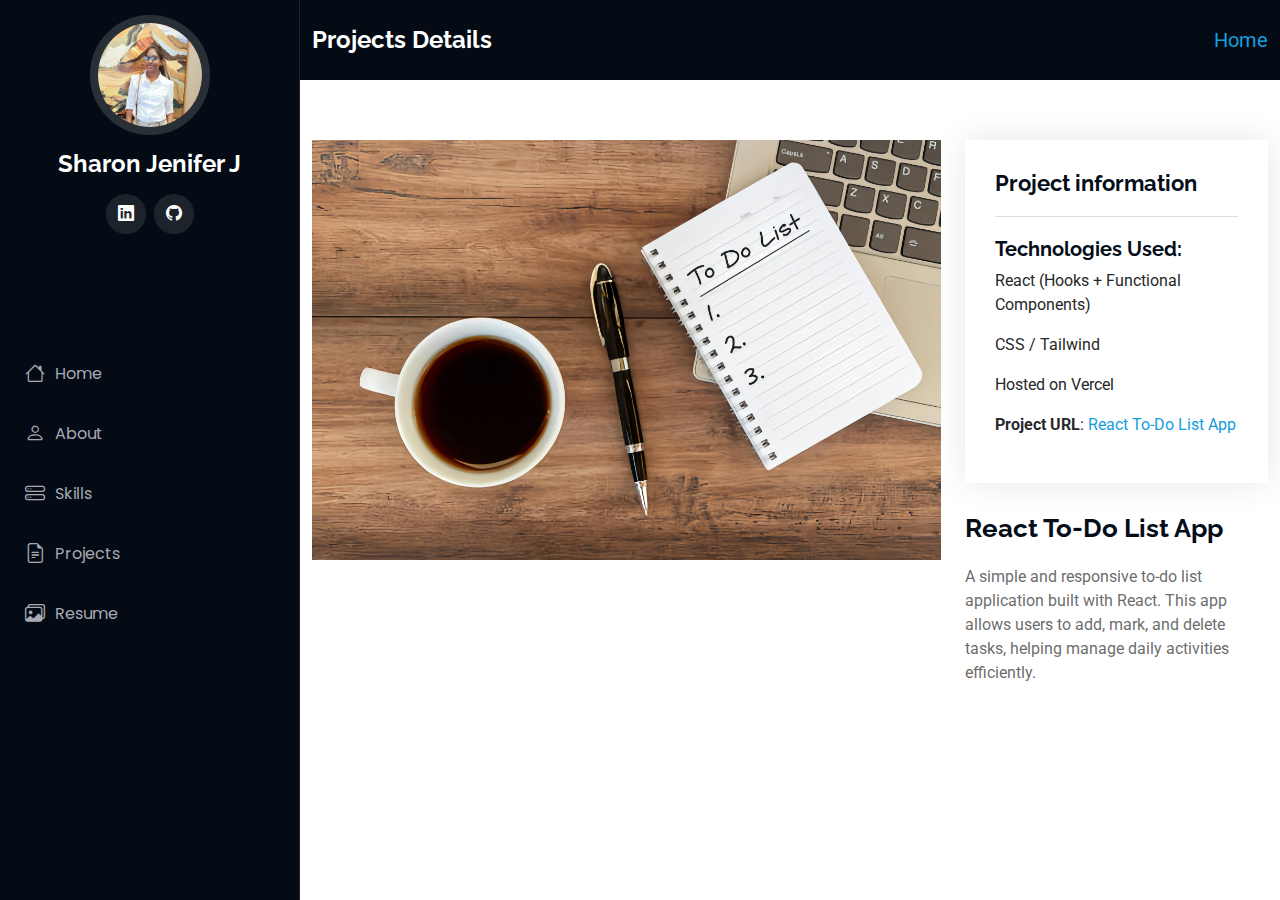
<file: actodo.html>
<!DOCTYPE html>
<html lang="en">

<head>
  <meta charset="utf-8">
  <meta content="width=device-width, initial-scale=1.0" name="viewport">
  <title>React To-Do List App</title>
  <meta content="" name="description">
  <meta content="" name="keywords">

  <!-- Favicons 
  <link href="assets/img/favicon.png" rel="icon"> -->
  <link href="assets/img/apple-touch-icon.png" rel="apple-touch-icon">

  <!-- Fonts -->
  <link href="https://fonts.googleapis.com" rel="preconnect">
  <link href="https://fonts.gstatic.com" rel="preconnect" crossorigin>
  <link href="https://fonts.googleapis.com/css2?family=Roboto:ital,wght@0,100;0,300;0,400;0,500;0,700;0,900;1,100;1,300;1,400;1,500;1,700;1,900&family=Poppins:ital,wght@0,100;0,200;0,300;0,400;0,500;0,600;0,700;0,800;0,900;1,100;1,200;1,300;1,400;1,500;1,600;1,700;1,800;1,900&family=Raleway:ital,wght@0,100;0,200;0,300;0,400;0,500;0,600;0,700;0,800;0,900;1,100;1,200;1,300;1,400;1,500;1,600;1,700;1,800;1,900&display=swap" rel="stylesheet">

  <!-- Vendor CSS Files -->
  <link href="assets/vendor/bootstrap/css/bootstrap.min.css" rel="stylesheet">
  <link href="assets/vendor/bootstrap-icons/bootstrap-icons.css" rel="stylesheet">
  <link href="assets/vendor/aos/aos.css" rel="stylesheet">
  <link href="assets/vendor/glightbox/css/glightbox.min.css" rel="stylesheet">
  <link href="assets/vendor/swiper/swiper-bundle.min.css" rel="stylesheet">

  <link href="assets/css/main.css" rel="stylesheet">
</head>

<body class="portfolio-details-page">

  <header id="header" class="header dark-background d-flex flex-column">
    <i class="header-toggle d-xl-none bi bi-list"></i>

    <div class="profile-img">
      <img src="assets/img/my-profile-img.jpg" alt="" class="img-fluid rounded-circle">
    </div>

    <a href="index.html" class="logo d-flex align-items-center justify-content-center">
      
      <h1 class="sitename">Sharon Jenifer J</h1>
    </a>

    <div class="social-links text-center">
      <a href="https://www.linkedin.com/in/sharonjenifer19/" target="_blank" class="linkedin"><i class="bi bi-linkedin"></i></a>
      <a href="https://github.com/Sharonjenifer?tab=repositories" target="_blank" class="twitter"><i class="bi bi-github"></i>
    </div>

    <nav id="navmenu" class="navmenu">
      <ul>
        <li><a href="index.html#hero"><i class="bi bi-house navicon"></i>Home</a></li>
        <li><a href="index.html#about"><i class="bi bi-person navicon"></i> About</a></li>
        <li><a href="index.html#skills"><i class="bi bi-hdd-stack navicon"></i> Skills</a></li>
        <li><a href="index.html#portfolio"><i class="bi bi-file-earmark-text navicon"></i> Projects</a></li>
        <li><a href="index.html#resume"><i class="bi bi-images navicon"></i> Resume</a></li>
      
      </ul>
    </nav>

  </header>

  <main class="main">

    <!-- Page Title -->
    <div class="page-title dark-background">
      <div class="container d-lg-flex justify-content-between align-items-center">
        <h1 class="mb-2 mb-lg-0">Projects Details</h1>
        <nav class="breadcrumbs">
          <ol>
            <li><a href="index.html#portfolio">Home</a></li>
          </ol>
        </nav>
      </div>
    </div><!-- End Page Title -->

    <!-- Portfolio Details Section -->
    <section id="portfolio-details" class="portfolio-details section">

      <div class="container" data-aos="fade-up" data-aos-delay="100">

        <div class="row gy-4">

          <div class="col-lg-8">
            <div class="portfolio-details-slider swiper init-swiper">
              <div class="swiper-wrapper align-items-center">

                <div class="swiper-slide">
                  <img src="assets/img/portfolio/books-1.jpg" alt="">
                </div>
                </div></div>
          </div>

          <div class="col-lg-4">
            <div class="portfolio-info" data-aos="fade-up" data-aos-delay="200">
              <h3>Project information</h3>
              <h5><b>Technologies Used:</b></h5>
                  <p>React (Hooks + Functional Components)</p>
                    <p>CSS / Tailwind</p>
                 <p>Hosted on Vercel</p>
                <p><strong>Project URL</strong>: <a href="https://actodo-react-woad.vercel.app/" target="_blank">React To-Do List App</a></p>
             
            </div>
            <div class="portfolio-description" data-aos="fade-up" data-aos-delay="300">
              <h2>React To-Do List App</h2>
              <p>
                A simple and responsive to-do list application built with React. This app allows users to add, mark, and delete tasks, helping manage daily activities efficiently.
              </p>
            </div>
          </div>
          

        </div>

      </div>

    </section><!-- /Portfolio Details Section -->

  </main>

  <!-- Scroll Top -->
  <a href="#" id="scroll-top" class="scroll-top d-flex align-items-center justify-content-center"><i class="bi bi-arrow-up-short"></i></a>

  <!-- Preloader -->
  <div id="preloader"></div>

  <!-- Vendor JS Files -->
  <script src="assets/vendor/bootstrap/js/bootstrap.bundle.min.js"></script>
  <script src="assets/vendor/php-email-form/validate.js"></script>
  <script src="assets/vendor/aos/aos.js"></script>
  <script src="assets/vendor/typed.js/typed.umd.js"></script>
  <script src="assets/vendor/purecounter/purecounter_vanilla.js"></script>
  <script src="assets/vendor/waypoints/noframework.waypoints.js"></script>
  <script src="assets/vendor/glightbox/js/glightbox.min.js"></script>
  <script src="assets/vendor/imagesloaded/imagesloaded.pkgd.min.js"></script>
  <script src="assets/vendor/isotope-layout/isotope.pkgd.min.js"></script>
  <script src="assets/vendor/swiper/swiper-bundle.min.js"></script>

  <!-- Main JS File -->
  <script src="assets/js/main.js"></script>

</body>

</html>
</file>
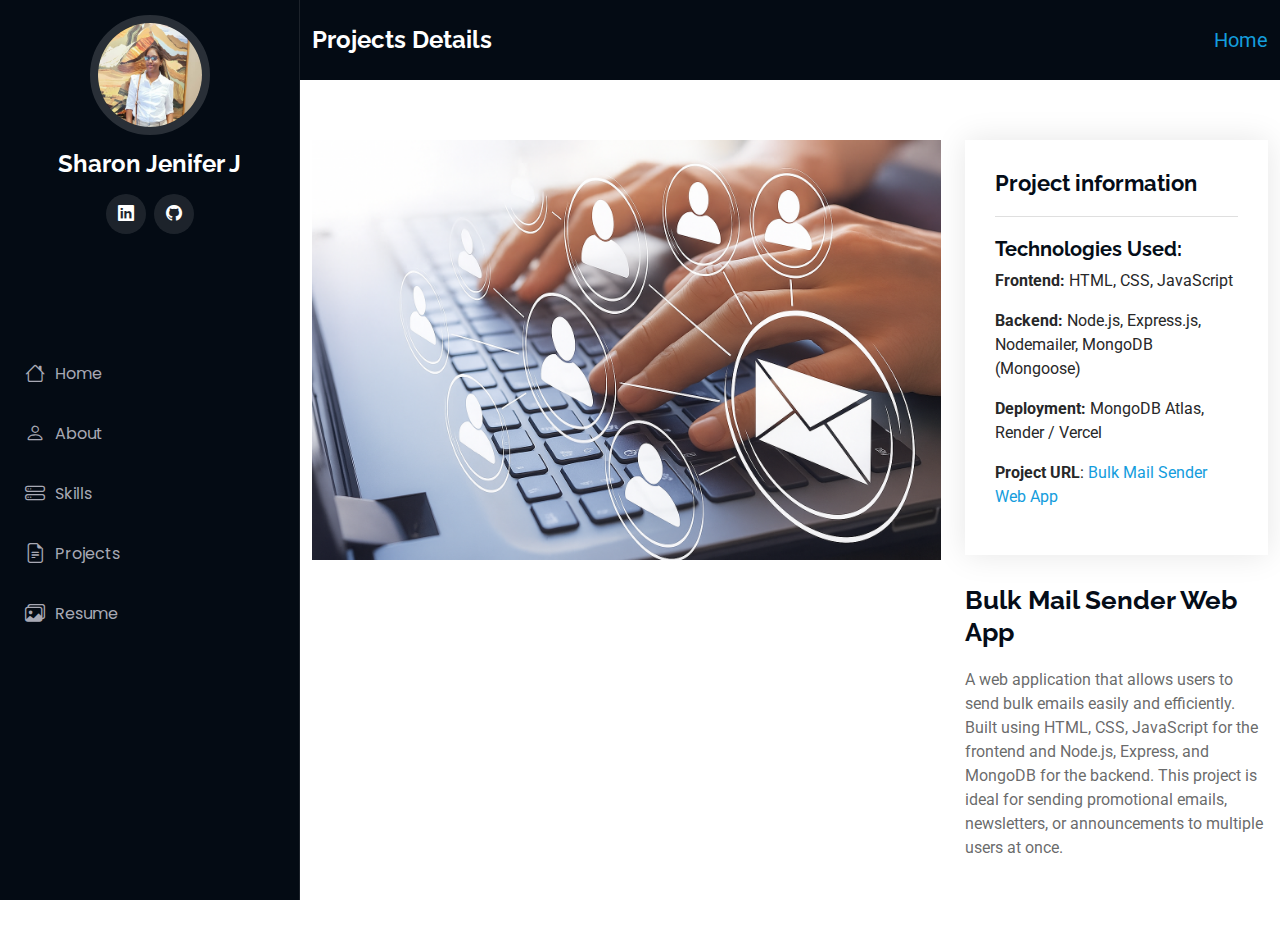
<file: bulkmail.html>
<!DOCTYPE html>
<html lang="en">

<head>
  <meta charset="utf-8">
  <meta content="width=device-width, initial-scale=1.0" name="viewport">
  <title>Bulk Mail Sender Web App</title>
  <meta content="" name="description">
  <meta content="" name="keywords">

  <!-- Favicons
  <link href="assets/img/favicon.png" rel="icon">-->
  <link href="assets/img/apple-touch-icon.png" rel="apple-touch-icon">

  <!-- Fonts -->
  <link href="https://fonts.googleapis.com" rel="preconnect">
  <link href="https://fonts.gstatic.com" rel="preconnect" crossorigin>
  <link href="https://fonts.googleapis.com/css2?family=Roboto:ital,wght@0,100;0,300;0,400;0,500;0,700;0,900;1,100;1,300;1,400;1,500;1,700;1,900&family=Poppins:ital,wght@0,100;0,200;0,300;0,400;0,500;0,600;0,700;0,800;0,900;1,100;1,200;1,300;1,400;1,500;1,600;1,700;1,800;1,900&family=Raleway:ital,wght@0,100;0,200;0,300;0,400;0,500;0,600;0,700;0,800;0,900;1,100;1,200;1,300;1,400;1,500;1,600;1,700;1,800;1,900&display=swap" rel="stylesheet">

  <!-- Vendor CSS Files -->
  <link href="assets/vendor/bootstrap/css/bootstrap.min.css" rel="stylesheet">
  <link href="assets/vendor/bootstrap-icons/bootstrap-icons.css" rel="stylesheet">
  <link href="assets/vendor/aos/aos.css" rel="stylesheet">
  <link href="assets/vendor/glightbox/css/glightbox.min.css" rel="stylesheet">
  <link href="assets/vendor/swiper/swiper-bundle.min.css" rel="stylesheet">

  <link href="assets/css/main.css" rel="stylesheet">
</head>

<body class="portfolio-details-page">

  <header id="header" class="header dark-background d-flex flex-column">
    <i class="header-toggle d-xl-none bi bi-list"></i>

    <div class="profile-img">
      <img src="assets/img/my-profile-img.jpg" alt="" class="img-fluid rounded-circle">
    </div>

    <a href="index.html" class="logo d-flex align-items-center justify-content-center">
      
      <h1 class="sitename">Sharon Jenifer J</h1>
    </a>

    <div class="social-links text-center">
      <a href="https://www.linkedin.com/in/sharonjenifer19/" target="_blank" class="linkedin"><i class="bi bi-linkedin"></i></a>
      <a href="https://github.com/Sharonjenifer?tab=repositories" target="_blank" class="twitter"><i class="bi bi-github"></i>
    </div>

    <nav id="navmenu" class="navmenu">
      <ul>
        <li><a href="index.html#hero"><i class="bi bi-house navicon"></i>Home</a></li>
        <li><a href="index.html#about"><i class="bi bi-person navicon"></i> About</a></li>
       <li><a href="index.html#skills"><i class="bi bi-hdd-stack navicon"></i> Skills</a></li>
        <li><a href="index.html#portfolio"><i class="bi bi-file-earmark-text navicon"></i> Projects</a></li>
        <li><a href="index.html#resume"><i class="bi bi-images navicon"></i> Resume</a></li>
      
      </ul>
    </nav>

  </header>

  <main class="main">

    <!-- Page Title -->
    <div class="page-title dark-background">
      <div class="container d-lg-flex justify-content-between align-items-center">
        <h1 class="mb-2 mb-lg-0">Projects Details</h1>
        <nav class="breadcrumbs">
          <ol>
            <li><a href="index.html#portfolio">Home</a></li>
          </ol>
        </nav>
      </div>
    </div><!-- End Page Title -->

    <!-- Portfolio Details Section -->
    <section id="portfolio-details" class="portfolio-details section">

      <div class="container" data-aos="fade-up" data-aos-delay="100">

        <div class="row gy-4">

          <div class="col-lg-8">
            <div class="portfolio-details-slider swiper init-swiper">
              <div class="swiper-wrapper align-items-center">

                <div class="swiper-slide">
                  <img src="assets/img/portfolio/product-1.png" alt="">
                </div>
                </div></div>
          </div>

          <div class="col-lg-4">
            <div class="portfolio-info" data-aos="fade-up" data-aos-delay="200">
              <h3>Project information</h3>
              <h5><b>Technologies Used:</b></h5>
                  <p><b>Frontend:</b> HTML, CSS, JavaScript</p>
                    <p><b>Backend:</b> Node.js, Express.js, Nodemailer, MongoDB (Mongoose)</p>
                    <p><b>Deployment:</b> MongoDB Atlas, Render / Vercel</p>
                 
                <p><strong>Project URL</strong>: <a href="https://bulkmail-webpage-frontend.vercel.app/" target="_blank">Bulk Mail Sender Web App</a></p>
             
            </div>
            <div class="portfolio-description" data-aos="fade-up" data-aos-delay="300">
              <h2>Bulk Mail Sender Web App</h2>
              <p>
                A web application that allows users to send bulk emails easily and efficiently. Built using HTML, CSS, JavaScript for the frontend and Node.js, Express, and MongoDB for the backend. This project is ideal for sending promotional emails, newsletters, or announcements to multiple users at once.
              </p>
            </div>
          </div>
          

        </div>

      </div>

    </section><!-- /Portfolio Details Section -->

  </main>

  <!-- Scroll Top -->
  <a href="#" id="scroll-top" class="scroll-top d-flex align-items-center justify-content-center"><i class="bi bi-arrow-up-short"></i></a>

  <!-- Preloader -->
  <div id="preloader"></div>

  <!-- Vendor JS Files -->
  <script src="assets/vendor/bootstrap/js/bootstrap.bundle.min.js"></script>
  <script src="assets/vendor/php-email-form/validate.js"></script>
  <script src="assets/vendor/aos/aos.js"></script>
  <script src="assets/vendor/typed.js/typed.umd.js"></script>
  <script src="assets/vendor/purecounter/purecounter_vanilla.js"></script>
  <script src="assets/vendor/waypoints/noframework.waypoints.js"></script>
  <script src="assets/vendor/glightbox/js/glightbox.min.js"></script>
  <script src="assets/vendor/imagesloaded/imagesloaded.pkgd.min.js"></script>
  <script src="assets/vendor/isotope-layout/isotope.pkgd.min.js"></script>
  <script src="assets/vendor/swiper/swiper-bundle.min.js"></script>

  <!-- Main JS File -->
  <script src="assets/js/main.js"></script>

</body>

</html>
</file>
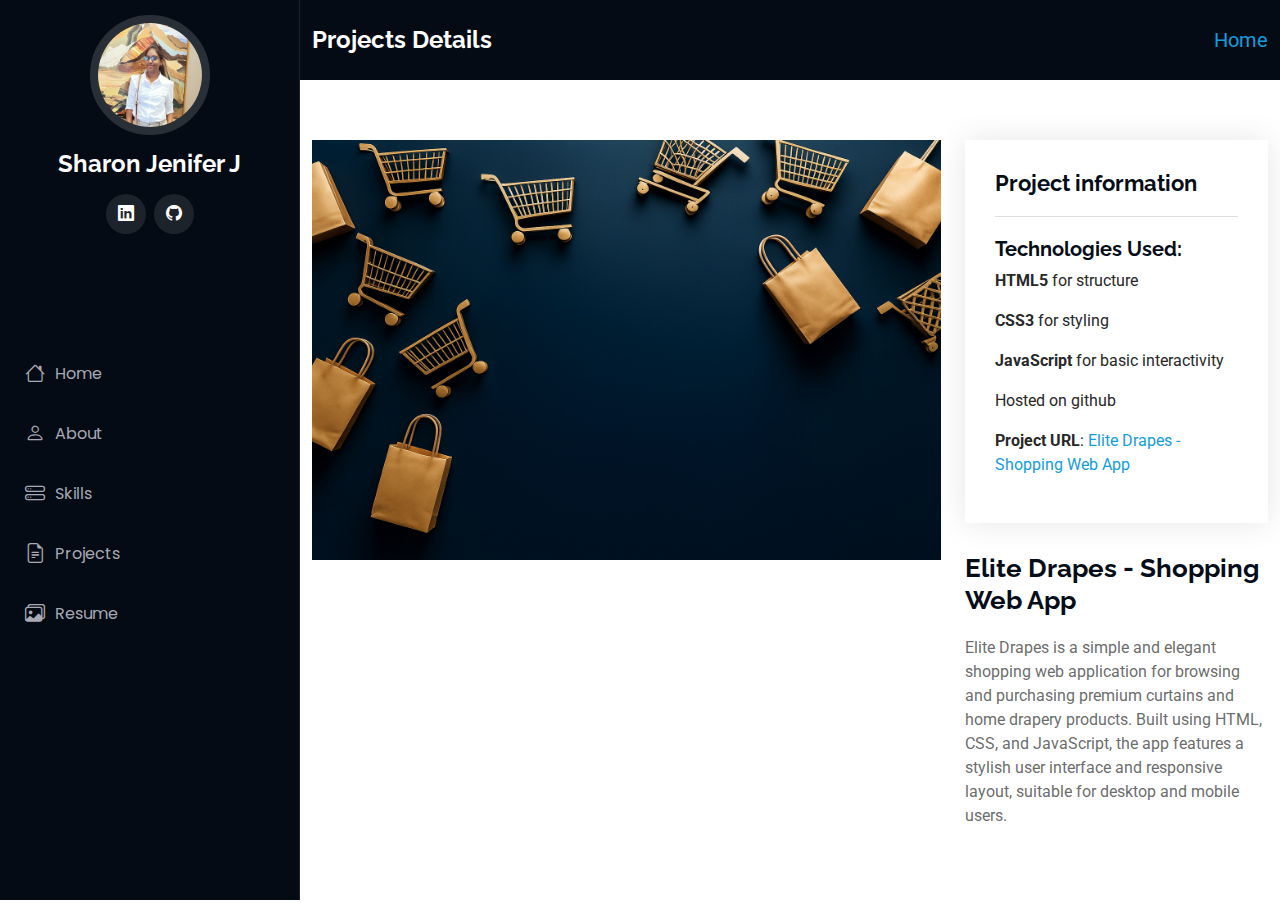
<file: elite.html>
<!DOCTYPE html>
<html lang="en">

<head>
  <meta charset="utf-8">
  <meta content="width=device-width, initial-scale=1.0" name="viewport">
  <title>Elite Drapes - Shopping Web App</title>
  <meta content="" name="description">
  <meta content="" name="keywords">

  <!-- Favicons 
  <link href="assets/img/favicon.png" rel="icon">-->
  <link href="assets/img/apple-touch-icon.png" rel="apple-touch-icon">

  <!-- Fonts -->
  <link href="https://fonts.googleapis.com" rel="preconnect">
  <link href="https://fonts.gstatic.com" rel="preconnect" crossorigin>
  <link href="https://fonts.googleapis.com/css2?family=Roboto:ital,wght@0,100;0,300;0,400;0,500;0,700;0,900;1,100;1,300;1,400;1,500;1,700;1,900&family=Poppins:ital,wght@0,100;0,200;0,300;0,400;0,500;0,600;0,700;0,800;0,900;1,100;1,200;1,300;1,400;1,500;1,600;1,700;1,800;1,900&family=Raleway:ital,wght@0,100;0,200;0,300;0,400;0,500;0,600;0,700;0,800;0,900;1,100;1,200;1,300;1,400;1,500;1,600;1,700;1,800;1,900&display=swap" rel="stylesheet">

  <!-- Vendor CSS Files -->
  <link href="assets/vendor/bootstrap/css/bootstrap.min.css" rel="stylesheet">
  <link href="assets/vendor/bootstrap-icons/bootstrap-icons.css" rel="stylesheet">
  <link href="assets/vendor/aos/aos.css" rel="stylesheet">
  <link href="assets/vendor/glightbox/css/glightbox.min.css" rel="stylesheet">
  <link href="assets/vendor/swiper/swiper-bundle.min.css" rel="stylesheet">

  <link href="assets/css/main.css" rel="stylesheet">
</head>

<body class="portfolio-details-page">

  <header id="header" class="header dark-background d-flex flex-column">
    <i class="header-toggle d-xl-none bi bi-list"></i>

    <div class="profile-img">
      <img src="assets/img/my-profile-img.jpg" alt="" class="img-fluid rounded-circle">
    </div>

    <a href="index.html" class="logo d-flex align-items-center justify-content-center">
      
      <h1 class="sitename">Sharon Jenifer J</h1>
    </a>

    <div class="social-links text-center">
      <a href="https://www.linkedin.com/in/sharonjenifer19/" target="_blank" class="linkedin"><i class="bi bi-linkedin"></i></a>
      <a href="https://github.com/Sharonjenifer?tab=repositories" target="_blank" class="twitter"><i class="bi bi-github"></i>
    </div>

    <nav id="navmenu" class="navmenu">
      <ul>
        <li><a href="index.html#hero"><i class="bi bi-house navicon"></i>Home</a></li>
        <li><a href="index.html#about"><i class="bi bi-person navicon"></i> About</a></li>
        <li><a href="index.html#skills"><i class="bi bi-hdd-stack navicon"></i> Skills</a></li>
        <li><a href="index.html#portfolio"><i class="bi bi-file-earmark-text navicon"></i> Projects</a></li>
        <li><a href="index.html#resume"><i class="bi bi-images navicon"></i> Resume</a></li>
      
      </ul>
    </nav>

  </header>

  <main class="main">

    <!-- Page Title -->
    <div class="page-title dark-background">
      <div class="container d-lg-flex justify-content-between align-items-center">
        <h1 class="mb-2 mb-lg-0">Projects Details</h1>
        <nav class="breadcrumbs">
          <ol>
            <li><a href="index.html#portfolio">Home</a></li>
          </ol>
        </nav>
      </div>
    </div><!-- End Page Title -->

    <!-- Portfolio Details Section -->
    <section id="portfolio-details" class="portfolio-details section">

      <div class="container" data-aos="fade-up" data-aos-delay="100">

        <div class="row gy-4">

          <div class="col-lg-8">
            <div class="portfolio-details-slider swiper init-swiper">
              <div class="swiper-wrapper align-items-center">

                <div class="swiper-slide">
                  <img src="assets/img/portfolio/app-2.png" alt="">
                </div>
                </div></div>
          </div>

          <div class="col-lg-4">
            <div class="portfolio-info" data-aos="fade-up" data-aos-delay="200">
              <h3>Project information</h3>
              <h5><b>Technologies Used:</b></h5>
                  <p><b>HTML5</b> for structure</p>
                    <p><b>CSS3</b> for styling</p>
                    <p><b>JavaScript</b> for basic interactivity</p>
                 <p>Hosted on github</p>
                <p><strong>Project URL</strong>: <a href="https://sharonjenifer.github.io/Elite-Drapes-Shopping/" target="_blank">Elite Drapes - Shopping Web App</a></p>
             
            </div>
            <div class="portfolio-description" data-aos="fade-up" data-aos-delay="300">
              <h2>Elite Drapes - Shopping Web App</h2>
              <p>
                Elite Drapes is a simple and elegant shopping web application for browsing and purchasing premium curtains and home drapery products. Built using HTML, CSS, and JavaScript, the app features a stylish user interface and responsive layout, suitable for desktop and mobile users.
              </p>
            </div>
          </div>
          

        </div>

      </div>

    </section><!-- /Portfolio Details Section -->

  </main>

  <!-- Scroll Top -->
  <a href="#" id="scroll-top" class="scroll-top d-flex align-items-center justify-content-center"><i class="bi bi-arrow-up-short"></i></a>

  <!-- Preloader -->
  <div id="preloader"></div>

  <!-- Vendor JS Files -->
  <script src="assets/vendor/bootstrap/js/bootstrap.bundle.min.js"></script>
  <script src="assets/vendor/php-email-form/validate.js"></script>
  <script src="assets/vendor/aos/aos.js"></script>
  <script src="assets/vendor/typed.js/typed.umd.js"></script>
  <script src="assets/vendor/purecounter/purecounter_vanilla.js"></script>
  <script src="assets/vendor/waypoints/noframework.waypoints.js"></script>
  <script src="assets/vendor/glightbox/js/glightbox.min.js"></script>
  <script src="assets/vendor/imagesloaded/imagesloaded.pkgd.min.js"></script>
  <script src="assets/vendor/isotope-layout/isotope.pkgd.min.js"></script>
  <script src="assets/vendor/swiper/swiper-bundle.min.js"></script>

  <!-- Main JS File -->
  <script src="assets/js/main.js"></script>

</body>

</html>
</file>
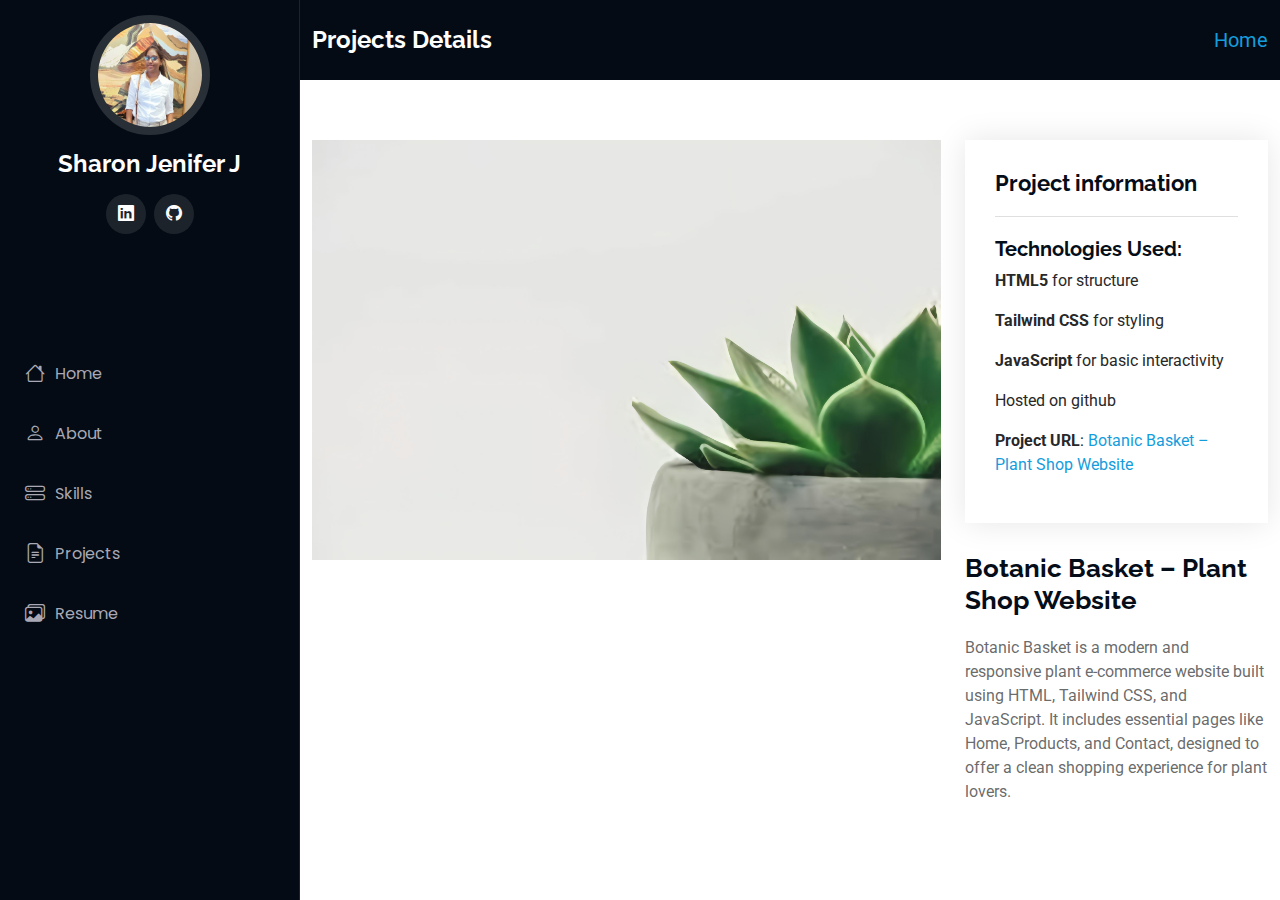
<file: plant.html>
<!DOCTYPE html>
<html lang="en">

<head>
  <meta charset="utf-8">
  <meta content="width=device-width, initial-scale=1.0" name="viewport">
  <title>Botanic Basket Plant Shop Website</title>
  <meta content="" name="description">
  <meta content="" name="keywords">

  <!-- Favicons
  <link href="assets/img/favicon.png" rel="icon"> -->
  <link href="assets/img/apple-touch-icon.png" rel="apple-touch-icon">

  <!-- Fonts -->
  <link href="https://fonts.googleapis.com" rel="preconnect">
  <link href="https://fonts.gstatic.com" rel="preconnect" crossorigin>
  <link href="https://fonts.googleapis.com/css2?family=Roboto:ital,wght@0,100;0,300;0,400;0,500;0,700;0,900;1,100;1,300;1,400;1,500;1,700;1,900&family=Poppins:ital,wght@0,100;0,200;0,300;0,400;0,500;0,600;0,700;0,800;0,900;1,100;1,200;1,300;1,400;1,500;1,600;1,700;1,800;1,900&family=Raleway:ital,wght@0,100;0,200;0,300;0,400;0,500;0,600;0,700;0,800;0,900;1,100;1,200;1,300;1,400;1,500;1,600;1,700;1,800;1,900&display=swap" rel="stylesheet">

  <!-- Vendor CSS Files -->
  <link href="assets/vendor/bootstrap/css/bootstrap.min.css" rel="stylesheet">
  <link href="assets/vendor/bootstrap-icons/bootstrap-icons.css" rel="stylesheet">
  <link href="assets/vendor/aos/aos.css" rel="stylesheet">
  <link href="assets/vendor/glightbox/css/glightbox.min.css" rel="stylesheet">
  <link href="assets/vendor/swiper/swiper-bundle.min.css" rel="stylesheet">

  <link href="assets/css/main.css" rel="stylesheet">
</head>

<body class="portfolio-details-page">

  <header id="header" class="header dark-background d-flex flex-column">
    <i class="header-toggle d-xl-none bi bi-list"></i>

    <div class="profile-img">
      <img src="assets/img/my-profile-img.jpg" alt="" class="img-fluid rounded-circle">
    </div>

    <a href="index.html" class="logo d-flex align-items-center justify-content-center">
      
      <h1 class="sitename">Sharon Jenifer J</h1>
    </a>

    <div class="social-links text-center">
      <a href="https://www.linkedin.com/in/sharonjenifer19/" target="_blank" class="linkedin"><i class="bi bi-linkedin"></i></a>
      <a href="https://github.com/Sharonjenifer?tab=repositories" target="_blank" class="twitter"><i class="bi bi-github"></i>
    </div>

    <nav id="navmenu" class="navmenu">
      <ul>
        <li><a href="index.html#hero"><i class="bi bi-house navicon"></i>Home</a></li>
        <li><a href="index.html#about"><i class="bi bi-person navicon"></i> About</a></li>
        <li><a href="index.html#skills"><i class="bi bi-hdd-stack navicon"></i> Skills</a></li>
        <li><a href="index.html#portfolio"><i class="bi bi-file-earmark-text navicon"></i> Projects</a></li>
        <li><a href="index.html#resume"><i class="bi bi-images navicon"></i> Resume</a></li>
      
      </ul>
    </nav>

  </header>

  <main class="main">

    <!-- Page Title -->
    <div class="page-title dark-background">
      <div class="container d-lg-flex justify-content-between align-items-center">
        <h1 class="mb-2 mb-lg-0">Projects Details</h1>
        <nav class="breadcrumbs">
          <ol>
            <li><a href="index.html#portfolio">Home</a></li>
          </ol>
        </nav>
      </div>
    </div><!-- End Page Title -->

    <!-- Portfolio Details Section -->
    <section id="portfolio-details" class="portfolio-details section">

      <div class="container" data-aos="fade-up" data-aos-delay="100">

        <div class="row gy-4">

          <div class="col-lg-8">
            <div class="portfolio-details-slider swiper init-swiper">
              <div class="swiper-wrapper align-items-center">

                <div class="swiper-slide">
                  <img src="assets/img/portfolio/product-2.jpg" alt="">
                </div>
                </div></div>
          </div>

          <div class="col-lg-4">
            <div class="portfolio-info" data-aos="fade-up" data-aos-delay="200">
              <h3>Project information</h3>
              <h5><b>Technologies Used:</b></h5>
                  <p><b>HTML5</b> for structure</p>
                    <p><b>Tailwind CSS</b> for styling</p>
                    <p><b>JavaScript</b> for basic interactivity</p>
                 <p>Hosted on github</p>
                <p><strong>Project URL</strong>: <a href="https://sharonjenifer.github.io/Botanic-Basket-Plant-Shop/" target="_blank">Botanic Basket – Plant Shop Website</a></p>
             
            </div>
            <div class="portfolio-description" data-aos="fade-up" data-aos-delay="300">
              <h2>Botanic Basket – Plant Shop Website</h2>
              <p>
                Botanic Basket is a modern and responsive plant e-commerce website built using HTML, Tailwind CSS, and JavaScript. It includes essential pages like Home, Products, and Contact, designed to offer a clean shopping experience for plant lovers.
            </div>
          </div>
          

        </div>

      </div>

    </section><!-- /Portfolio Details Section -->

  </main>

  <!-- Scroll Top -->
  <a href="#" id="scroll-top" class="scroll-top d-flex align-items-center justify-content-center"><i class="bi bi-arrow-up-short"></i></a>

  <!-- Preloader -->
  <div id="preloader"></div>

  <!-- Vendor JS Files -->
  <script src="assets/vendor/bootstrap/js/bootstrap.bundle.min.js"></script>
  <script src="assets/vendor/php-email-form/validate.js"></script>
  <script src="assets/vendor/aos/aos.js"></script>
  <script src="assets/vendor/typed.js/typed.umd.js"></script>
  <script src="assets/vendor/purecounter/purecounter_vanilla.js"></script>
  <script src="assets/vendor/waypoints/noframework.waypoints.js"></script>
  <script src="assets/vendor/glightbox/js/glightbox.min.js"></script>
  <script src="assets/vendor/imagesloaded/imagesloaded.pkgd.min.js"></script>
  <script src="assets/vendor/isotope-layout/isotope.pkgd.min.js"></script>
  <script src="assets/vendor/swiper/swiper-bundle.min.js"></script>

  <!-- Main JS File -->
  <script src="assets/js/main.js"></script>

</body>

</html>
</file>
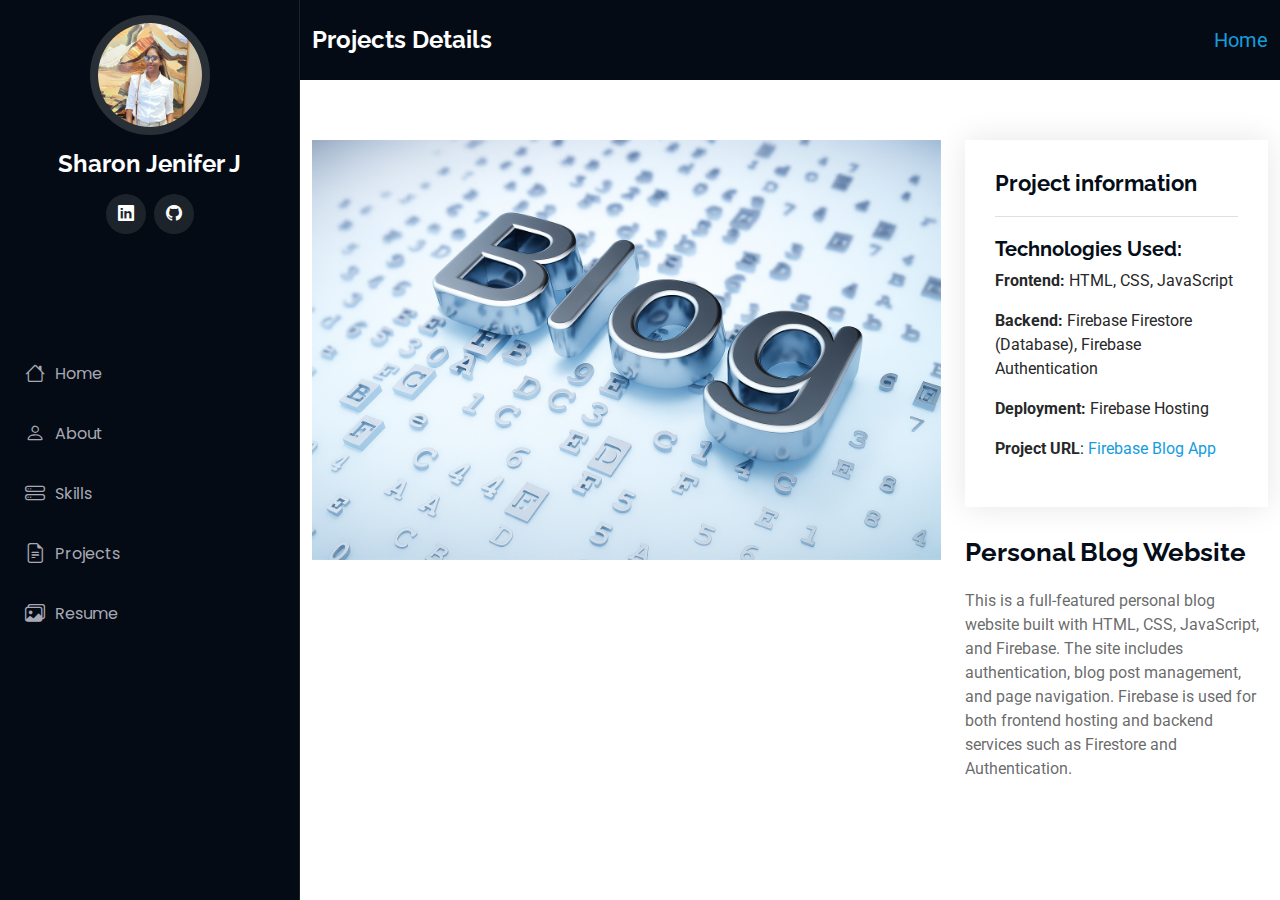
<file: portfolio-details.html>
<!DOCTYPE html>
<html lang="en">

<head>
  <meta charset="utf-8">
  <meta content="width=device-width, initial-scale=1.0" name="viewport">
  <title>Firebase Blog App</title>
  <meta content="" name="description">
  <meta content="" name="keywords">

  <!-- Favicons 
  <link href="assets/img/favicon.png" rel="icon">-->
  <link href="assets/img/apple-touch-icon.png" rel="apple-touch-icon">

  <!-- Fonts -->
  <link href="https://fonts.googleapis.com" rel="preconnect">
  <link href="https://fonts.gstatic.com" rel="preconnect" crossorigin>
  <link href="https://fonts.googleapis.com/css2?family=Roboto:ital,wght@0,100;0,300;0,400;0,500;0,700;0,900;1,100;1,300;1,400;1,500;1,700;1,900&family=Poppins:ital,wght@0,100;0,200;0,300;0,400;0,500;0,600;0,700;0,800;0,900;1,100;1,200;1,300;1,400;1,500;1,600;1,700;1,800;1,900&family=Raleway:ital,wght@0,100;0,200;0,300;0,400;0,500;0,600;0,700;0,800;0,900;1,100;1,200;1,300;1,400;1,500;1,600;1,700;1,800;1,900&display=swap" rel="stylesheet">

  <!-- Vendor CSS Files -->
  <link href="assets/vendor/bootstrap/css/bootstrap.min.css" rel="stylesheet">
  <link href="assets/vendor/bootstrap-icons/bootstrap-icons.css" rel="stylesheet">
  <link href="assets/vendor/aos/aos.css" rel="stylesheet">
  <link href="assets/vendor/glightbox/css/glightbox.min.css" rel="stylesheet">
  <link href="assets/vendor/swiper/swiper-bundle.min.css" rel="stylesheet">

  <link href="assets/css/main.css" rel="stylesheet">
</head>

<body class="portfolio-details-page">

  <header id="header" class="header dark-background d-flex flex-column">
    <i class="header-toggle d-xl-none bi bi-list"></i>

    <div class="profile-img">
      <img src="assets/img/my-profile-img.jpg" alt="" class="img-fluid rounded-circle">
    </div>

    <a href="index.html" class="logo d-flex align-items-center justify-content-center">
      
      <h1 class="sitename">Sharon Jenifer J</h1>
    </a>

    <div class="social-links text-center">
      <a href="https://www.linkedin.com/in/sharonjenifer19/" target="_blank" class="linkedin"><i class="bi bi-linkedin"></i></a>
      <a href="https://github.com/Sharonjenifer?tab=repositories" target="_blank" class="twitter"><i class="bi bi-github"></i>
    </div>

    <nav id="navmenu" class="navmenu">
      <ul>
        <li><a href="index.html#hero"><i class="bi bi-house navicon"></i>Home</a></li>
        <li><a href="index.html#about"><i class="bi bi-person navicon"></i> About</a></li>
        <li><a href="index.html#skills"><i class="bi bi-hdd-stack navicon"></i> Skills</a></li>
       <li><a href="index.html#portfolio"><i class="bi bi-file-earmark-text navicon"></i> Projects</a></li>
        <li><a href="index.html#resume"><i class="bi bi-images navicon"></i> Resume</a></li>
      
      </ul>
    </nav>

  </header>

  <main class="main">

    <!-- Page Title -->
    <div class="page-title dark-background">
      <div class="container d-lg-flex justify-content-between align-items-center">
        <h1 class="mb-2 mb-lg-0">Projects Details</h1>
        <nav class="breadcrumbs">
          <ol>
            <li><a href="index.html#portfolio">Home</a></li>
          </ol>
        </nav>
      </div>
    </div><!-- End Page Title -->

    <!-- Portfolio Details Section -->
    <section id="portfolio-details" class="portfolio-details section">

      <div class="container" data-aos="fade-up" data-aos-delay="100">

        <div class="row gy-4">

          <div class="col-lg-8">
            <div class="portfolio-details-slider swiper init-swiper">
              <div class="swiper-wrapper align-items-center">

                <div class="swiper-slide">
                  <img src="assets/img/portfolio/app-1.png" alt="">
                </div>
                </div></div>
          </div>

          <div class="col-lg-4">
            <div class="portfolio-info" data-aos="fade-up" data-aos-delay="200">
              <h3>Project information</h3>
              <h5><b>Technologies Used:</b></h5>
                  <p><b>Frontend:</b> HTML, CSS, JavaScript</p>
                    <p><b>Backend:</b> Firebase Firestore (Database), Firebase Authentication</p>
                    <p><b>Deployment:</b> Firebase Hosting</p>
                 
                <p><strong>Project URL</strong>: <a href="https://blog-web-page-125d6.web.app/" target="_blank">Firebase Blog App</a></p>
             
            </div>
            <div class="portfolio-description" data-aos="fade-up" data-aos-delay="300">
              <h2>Personal Blog Website</h2>
              <p>
                This is a full-featured personal blog website built with HTML, CSS, JavaScript, and Firebase. The site includes authentication, blog post management, and page navigation. Firebase is used for both frontend hosting and backend services such as Firestore and Authentication.
              </p>
            </div>
          </div>
          

        </div>

      </div>

    </section><!-- /Portfolio Details Section -->

  </main>

  <!-- Scroll Top -->
  <a href="#" id="scroll-top" class="scroll-top d-flex align-items-center justify-content-center"><i class="bi bi-arrow-up-short"></i></a>

  <!-- Preloader -->
  <div id="preloader"></div>

  <!-- Vendor JS Files -->
  <script src="assets/vendor/bootstrap/js/bootstrap.bundle.min.js"></script>
  <script src="assets/vendor/php-email-form/validate.js"></script>
  <script src="assets/vendor/aos/aos.js"></script>
  <script src="assets/vendor/typed.js/typed.umd.js"></script>
  <script src="assets/vendor/purecounter/purecounter_vanilla.js"></script>
  <script src="assets/vendor/waypoints/noframework.waypoints.js"></script>
  <script src="assets/vendor/glightbox/js/glightbox.min.js"></script>
  <script src="assets/vendor/imagesloaded/imagesloaded.pkgd.min.js"></script>
  <script src="assets/vendor/isotope-layout/isotope.pkgd.min.js"></script>
  <script src="assets/vendor/swiper/swiper-bundle.min.js"></script>

  <!-- Main JS File -->
  <script src="assets/js/main.js"></script>

</body>

</html>
</file>
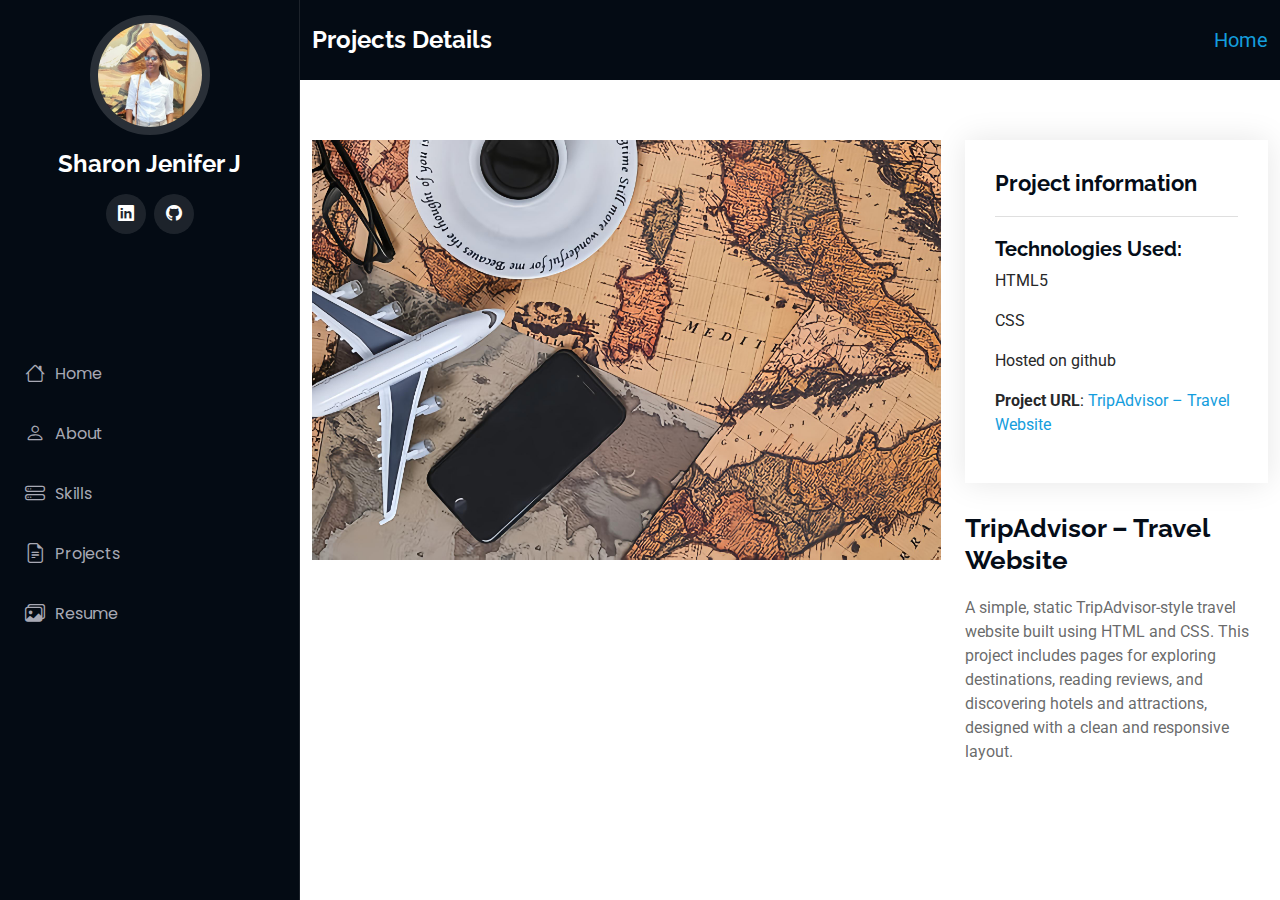
<file: trip.html>
<!DOCTYPE html>
<html lang="en">

<head>
  <meta charset="utf-8">
  <meta content="width=device-width, initial-scale=1.0" name="viewport">
  <title>TripAdvisor Travel Website</title>
  <meta content="" name="description">
  <meta content="" name="keywords">

  <!-- Favicons 
  <link href="assets/img/favicon.png" rel="icon">-->
  <link href="assets/img/apple-touch-icon.png" rel="apple-touch-icon">

  <!-- Fonts -->
  <link href="https://fonts.googleapis.com" rel="preconnect">
  <link href="https://fonts.gstatic.com" rel="preconnect" crossorigin>
  <link href="https://fonts.googleapis.com/css2?family=Roboto:ital,wght@0,100;0,300;0,400;0,500;0,700;0,900;1,100;1,300;1,400;1,500;1,700;1,900&family=Poppins:ital,wght@0,100;0,200;0,300;0,400;0,500;0,600;0,700;0,800;0,900;1,100;1,200;1,300;1,400;1,500;1,600;1,700;1,800;1,900&family=Raleway:ital,wght@0,100;0,200;0,300;0,400;0,500;0,600;0,700;0,800;0,900;1,100;1,200;1,300;1,400;1,500;1,600;1,700;1,800;1,900&display=swap" rel="stylesheet">

  <!-- Vendor CSS Files -->
  <link href="assets/vendor/bootstrap/css/bootstrap.min.css" rel="stylesheet">
  <link href="assets/vendor/bootstrap-icons/bootstrap-icons.css" rel="stylesheet">
  <link href="assets/vendor/aos/aos.css" rel="stylesheet">
  <link href="assets/vendor/glightbox/css/glightbox.min.css" rel="stylesheet">
  <link href="assets/vendor/swiper/swiper-bundle.min.css" rel="stylesheet">

  <link href="assets/css/main.css" rel="stylesheet">
</head>

<body class="portfolio-details-page">

  <header id="header" class="header dark-background d-flex flex-column">
    <i class="header-toggle d-xl-none bi bi-list"></i>

    <div class="profile-img">
      <img src="assets/img/my-profile-img.jpg" alt="" class="img-fluid rounded-circle">
    </div>

    <a href="index.html" class="logo d-flex align-items-center justify-content-center">
      
      <h1 class="sitename">Sharon Jenifer J</h1>
    </a>

    <div class="social-links text-center">
      <a href="https://www.linkedin.com/in/sharonjenifer19/" target="_blank" class="linkedin"><i class="bi bi-linkedin"></i></a>
      <a href="https://github.com/Sharonjenifer?tab=repositories" target="_blank" class="twitter"><i class="bi bi-github"></i>
    </div>

    <nav id="navmenu" class="navmenu">
      <ul>
        <li><a href="index.html#hero"><i class="bi bi-house navicon"></i>Home</a></li>
        <li><a href="index.html#about"><i class="bi bi-person navicon"></i> About</a></li>
        <li><a href="index.html#skills"><i class="bi bi-hdd-stack navicon"></i> Skills</a></li>
        <li><a href="index.html#portfolio"><i class="bi bi-file-earmark-text navicon"></i> Projects</a></li>
        <li><a href="index.html#resume"><i class="bi bi-images navicon"></i> Resume</a></li>
      
      </ul>
    </nav>

  </header>

  <main class="main">

    <!-- Page Title -->
    <div class="page-title dark-background">
      <div class="container d-lg-flex justify-content-between align-items-center">
        <h1 class="mb-2 mb-lg-0">Projects Details</h1>
        <nav class="breadcrumbs">
          <ol>
            <li><a href="index.html#portfolio">Home</a></li>
          </ol>
        </nav>
      </div>
    </div><!-- End Page Title -->

    <!-- Portfolio Details Section -->
    <section id="portfolio-details" class="portfolio-details section">

      <div class="container" data-aos="fade-up" data-aos-delay="100">

        <div class="row gy-4">

          <div class="col-lg-8">
            <div class="portfolio-details-slider swiper init-swiper">
              <div class="swiper-wrapper align-items-center">

                <div class="swiper-slide">
                  <img src="assets/img/portfolio/branding-2.jpg" alt="">
                </div>
                </div></div>
          </div>

          <div class="col-lg-4">
            <div class="portfolio-info" data-aos="fade-up" data-aos-delay="200">
              <h3>Project information</h3>
              <h5><b>Technologies Used:</b></h5>
                  <p>HTML5</p>
                    <p>CSS</p>
                 <p>Hosted on github</p>
                <p><strong>Project URL</strong>: <a href="https://sharonjenifer.github.io/5.-Tripadvisor-Website/" target="_blank">TripAdvisor – Travel Website</a></p>
             
            </div>
            <div class="portfolio-description" data-aos="fade-up" data-aos-delay="300">
              <h2>TripAdvisor – Travel Website</h2>
              <p>
                A simple, static TripAdvisor-style travel website built using HTML and CSS. This project includes pages for exploring destinations, reading reviews, and discovering hotels and attractions, designed with a clean and responsive layout.
              </p>
            </div>
          </div>
          

        </div>

      </div>

    </section><!-- /Portfolio Details Section -->

  </main>

  <!-- Scroll Top -->
  <a href="#" id="scroll-top" class="scroll-top d-flex align-items-center justify-content-center"><i class="bi bi-arrow-up-short"></i></a>

  <!-- Preloader -->
  <div id="preloader"></div>

  <!-- Vendor JS Files -->
  <script src="assets/vendor/bootstrap/js/bootstrap.bundle.min.js"></script>
  <script src="assets/vendor/php-email-form/validate.js"></script>
  <script src="assets/vendor/aos/aos.js"></script>
  <script src="assets/vendor/typed.js/typed.umd.js"></script>
  <script src="assets/vendor/purecounter/purecounter_vanilla.js"></script>
  <script src="assets/vendor/waypoints/noframework.waypoints.js"></script>
  <script src="assets/vendor/glightbox/js/glightbox.min.js"></script>
  <script src="assets/vendor/imagesloaded/imagesloaded.pkgd.min.js"></script>
  <script src="assets/vendor/isotope-layout/isotope.pkgd.min.js"></script>
  <script src="assets/vendor/swiper/swiper-bundle.min.js"></script>

  <!-- Main JS File -->
  <script src="assets/js/main.js"></script>

</body>

</html>
</file>
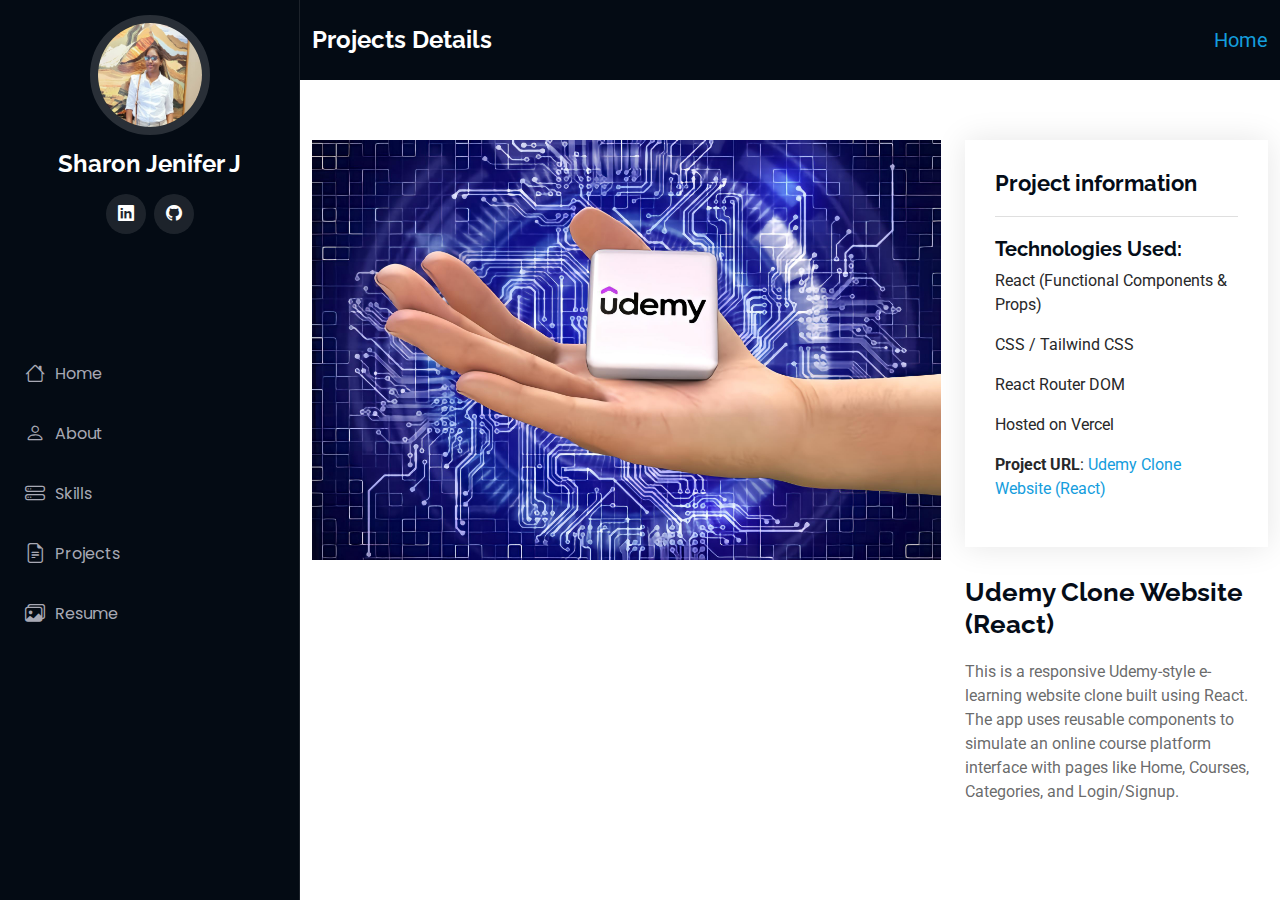
<file: udemy.html>
<!DOCTYPE html>
<html lang="en">

<head>
  <meta charset="utf-8">
  <meta content="width=device-width, initial-scale=1.0" name="viewport">
  <title>Udemy Clone Website (React)</title>
  <meta content="" name="description">
  <meta content="" name="keywords">

  <!-- Favicons 
  <link href="assets/img/favicon.png" rel="icon">-->
  <link href="assets/img/apple-touch-icon.png" rel="apple-touch-icon">

  <!-- Fonts -->
  <link href="https://fonts.googleapis.com" rel="preconnect">
  <link href="https://fonts.gstatic.com" rel="preconnect" crossorigin>
  <link href="https://fonts.googleapis.com/css2?family=Roboto:ital,wght@0,100;0,300;0,400;0,500;0,700;0,900;1,100;1,300;1,400;1,500;1,700;1,900&family=Poppins:ital,wght@0,100;0,200;0,300;0,400;0,500;0,600;0,700;0,800;0,900;1,100;1,200;1,300;1,400;1,500;1,600;1,700;1,800;1,900&family=Raleway:ital,wght@0,100;0,200;0,300;0,400;0,500;0,600;0,700;0,800;0,900;1,100;1,200;1,300;1,400;1,500;1,600;1,700;1,800;1,900&display=swap" rel="stylesheet">

  <!-- Vendor CSS Files -->
  <link href="assets/vendor/bootstrap/css/bootstrap.min.css" rel="stylesheet">
  <link href="assets/vendor/bootstrap-icons/bootstrap-icons.css" rel="stylesheet">
  <link href="assets/vendor/aos/aos.css" rel="stylesheet">
  <link href="assets/vendor/glightbox/css/glightbox.min.css" rel="stylesheet">
  <link href="assets/vendor/swiper/swiper-bundle.min.css" rel="stylesheet">

  <link href="assets/css/main.css" rel="stylesheet">
</head>

<body class="portfolio-details-page">

  <header id="header" class="header dark-background d-flex flex-column">
    <i class="header-toggle d-xl-none bi bi-list"></i>

    <div class="profile-img">
      <img src="assets/img/my-profile-img.jpg" alt="" class="img-fluid rounded-circle">
    </div>

    <a href="index.html" class="logo d-flex align-items-center justify-content-center">
      
      <h1 class="sitename">Sharon Jenifer J</h1>
    </a>

    <div class="social-links text-center">
      <a href="https://www.linkedin.com/in/sharonjenifer19/" target="_blank" class="linkedin"><i class="bi bi-linkedin"></i></a>
      <a href="https://github.com/Sharonjenifer?tab=repositories" target="_blank" class="twitter"><i class="bi bi-github"></i>
    </div>

    <nav id="navmenu" class="navmenu">
      <ul>
        <li><a href="index.html#hero"><i class="bi bi-house navicon"></i>Home</a></li>
        <li><a href="index.html#about"><i class="bi bi-person navicon"></i> About</a></li>
       <li><a href="index.html#skills"><i class="bi bi-hdd-stack navicon"></i> Skills</a></li>
        <li><a href="index.html#portfolio"><i class="bi bi-file-earmark-text navicon"></i> Projects</a></li>
        <li><a href="index.html#resume"><i class="bi bi-images navicon"></i> Resume</a></li>
      
      </ul>
    </nav>

  </header>

  <main class="main">

    <!-- Page Title -->
    <div class="page-title dark-background">
      <div class="container d-lg-flex justify-content-between align-items-center">
        <h1 class="mb-2 mb-lg-0">Projects Details</h1>
        <nav class="breadcrumbs">
          <ol>
            <li><a href="index.html#portfolio">Home</a></li>
          </ol>
        </nav>
      </div>
    </div><!-- End Page Title -->

    <!-- Portfolio Details Section -->
    <section id="portfolio-details" class="portfolio-details section">

      <div class="container" data-aos="fade-up" data-aos-delay="100">

        <div class="row gy-4">

          <div class="col-lg-8">
            <div class="portfolio-details-slider swiper init-swiper">
              <div class="swiper-wrapper align-items-center">

                <div class="swiper-slide">
                  <img src="assets/img/portfolio/branding-1.jpg" alt="">
                </div>
                </div></div>
          </div>

          <div class="col-lg-4">
            <div class="portfolio-info" data-aos="fade-up" data-aos-delay="200">
              <h3>Project information</h3>
              <h5><b>Technologies Used:</b></h5>
                  <p>React (Functional Components & Props)</p>
                    <p>CSS / Tailwind CSS</p>
                    <p>React Router DOM</p>
                 <p>Hosted on Vercel</p>
                <p><strong>Project URL</strong>: <a href="https://udemy-website-two.vercel.app/" target="_blank">Udemy Clone Website (React)</a></p>
             
            </div>
            <div class="portfolio-description" data-aos="fade-up" data-aos-delay="300">
              <h2>Udemy Clone Website (React)</h2>
              <p>
                This is a responsive Udemy-style e-learning website clone built using React. The app uses reusable components to simulate an online course platform interface with pages like Home, Courses, Categories, and Login/Signup.
              </p>
            </div>
          </div>
          

        </div>

      </div>

    </section><!-- /Portfolio Details Section -->

  </main>

  <!-- Scroll Top -->
  <a href="#" id="scroll-top" class="scroll-top d-flex align-items-center justify-content-center"><i class="bi bi-arrow-up-short"></i></a>

  <!-- Preloader -->
  <div id="preloader"></div>

  <!-- Vendor JS Files -->
  <script src="assets/vendor/bootstrap/js/bootstrap.bundle.min.js"></script>
  <script src="assets/vendor/php-email-form/validate.js"></script>
  <script src="assets/vendor/aos/aos.js"></script>
  <script src="assets/vendor/typed.js/typed.umd.js"></script>
  <script src="assets/vendor/purecounter/purecounter_vanilla.js"></script>
  <script src="assets/vendor/waypoints/noframework.waypoints.js"></script>
  <script src="assets/vendor/glightbox/js/glightbox.min.js"></script>
  <script src="assets/vendor/imagesloaded/imagesloaded.pkgd.min.js"></script>
  <script src="assets/vendor/isotope-layout/isotope.pkgd.min.js"></script>
  <script src="assets/vendor/swiper/swiper-bundle.min.js"></script>

  <!-- Main JS File -->
  <script src="assets/js/main.js"></script>

</body>

</html>
</file>
<file: assets/css/main.css>
/**
* Template Name: iPortfolio
* Template URL: https://bootstrapmade.com/iportfolio-bootstrap-portfolio-websites-template/
* Updated: Jun 29 2024 with Bootstrap v5.3.3
* Author: BootstrapMade.com
* License: https://bootstrapmade.com/license/
*/

/*--------------------------------------------------------------
# Font & Color Variables
# Help: https://bootstrapmade.com/color-system/
--------------------------------------------------------------*/
/* Fonts */
:root {
  --default-font: "Roboto",  system-ui, -apple-system, "Segoe UI", Roboto, "Helvetica Neue", Arial, "Noto Sans", "Liberation Sans", sans-serif, "Apple Color Emoji", "Segoe UI Emoji", "Segoe UI Symbol", "Noto Color Emoji";
  --heading-font: "Raleway",  sans-serif;
  --nav-font: "Poppins",  sans-serif;
}

/* Global Colors - The following color variables are used throughout the website. Updating them here will change the color scheme of the entire website */
:root { 
  --background-color: #ffffff; /* Background color for the entire website, including individual sections */
  --default-color: #272829; /* Default color used for the majority of the text content across the entire website */
  --heading-color: #050d18; /* Color for headings, subheadings and title throughout the website */
  --accent-color: #149ddd; /* Accent color that represents your brand on the website. It's used for buttons, links, and other elements that need to stand out */
  --surface-color: #ffffff; /* The surface color is used as a background of boxed elements within sections, such as cards, icon boxes, or other elements that require a visual separation from the global background. */
  --contrast-color: #ffffff; /* Contrast color for text, ensuring readability against backgrounds of accent, heading, or default colors. */
}

/* Nav Menu Colors - The following color variables are used specifically for the navigation menu. They are separate from the global colors to allow for more customization options */
:root {
  --nav-color: #a8a9b4;  /* The default color of the main navmenu links */
  --nav-hover-color: #ffffff; /* Applied to main navmenu links when they are hovered over or active */
  --nav-mobile-background-color: #040b14; /* Used as the background color for mobile navigation menu */
  --nav-dropdown-background-color: #040b14; /* Used as the background color for dropdown items that appear when hovering over primary navigation items */
  --nav-dropdown-color: #a8a9b4; /* Used for navigation links of the dropdown items in the navigation menu. */
  --nav-dropdown-hover-color: #ffffff; /* Similar to --nav-hover-color, this color is applied to dropdown navigation links when they are hovered over. */
}

/* Color Presets - These classes override global colors when applied to any section or element, providing reuse of the sam color scheme. */

.light-background {
  --background-color: #f4fafd;
  --surface-color: #ffffff;
}

.dark-background {
  --background-color: #040b14;
  --default-color: #ffffff;
  --heading-color: #ffffff;
  --surface-color: #151f2b;
  --contrast-color: #ffffff;
}

/* Smooth scroll */
:root {
  scroll-behavior: smooth;
}

/*--------------------------------------------------------------
# General Styling & Shared Classes
--------------------------------------------------------------*/
body {
  color: var(--default-color);
  background-color: var(--background-color);
  font-family: var(--default-font);
}

a {
  color: var(--accent-color);
  text-decoration: none;
  transition: 0.3s;
}

a:hover {
  color: color-mix(in srgb, var(--accent-color), transparent 25%);
  text-decoration: none;
}

h1,
h2,
h3,
h4,
h5,
h6 {
  color: var(--heading-color);
  font-family: var(--heading-font);
}

/* PHP Email Form Messages
------------------------------*/
.php-email-form .error-message {
  display: none;
  background: #df1529;
  color: #ffffff;
  text-align: left;
  padding: 15px;
  margin-bottom: 24px;
  font-weight: 600;
}

.php-email-form .sent-message {
  display: none;
  color: #ffffff;
  background: #059652;
  text-align: center;
  padding: 15px;
  margin-bottom: 24px;
  font-weight: 600;
}

.php-email-form .loading {
  display: none;
  background: var(--surface-color);
  text-align: center;
  padding: 15px;
  margin-bottom: 24px;
}

.php-email-form .loading:before {
  content: "";
  display: inline-block;
  border-radius: 50%;
  width: 24px;
  height: 24px;
  margin: 0 10px -6px 0;
  border: 3px solid var(--accent-color);
  border-top-color: var(--surface-color);
  animation: php-email-form-loading 1s linear infinite;
}

@keyframes php-email-form-loading {
  0% {
    transform: rotate(0deg);
  }

  100% {
    transform: rotate(360deg);
  }
}

/*--------------------------------------------------------------
# Global Header
--------------------------------------------------------------*/
.header {
  color: var(--default-color);
  background-color: var(--background-color);
  position: fixed;
  top: 0;
  left: 0;
  bottom: 0;
  padding: 0 15px;
  width: 300px;
  transition: all ease-in-out 0.3s;
  overflow-y: auto;
  z-index: 997;
  border-right: 1px solid color-mix(in srgb, var(--default-color), transparent 90%);
}

.header .profile-img img {
  margin: 15px auto;
  display: block;
  width: 120px;
  border: 8px solid color-mix(in srgb, var(--default-color), transparent 85%);
}

.header .logo {
  line-height: 1;
  margin-bottom: 15px;
}

.header .logo img {
  max-height: 32px;
  margin-right: 8px;
}

.header .logo h1 {
  font-size: 24px;
  margin: 0;
  font-weight: 700;
  color: var(--heading-color);
}

.header .social-links {
  margin: 0 0 20px 0;
}

.header .social-links a {
  font-size: 16px;
  display: inline-flex;
  align-items: center;
  justify-content: center;
  background: color-mix(in srgb, var(--default-color), transparent 90%);
  color: var(--default-color);
  margin: 0 2px;
  border-radius: 50%;
  text-align: center;
  width: 40px;
  height: 40px;
  transition: 0.3s;
}

.header .social-links a:hover {
  color: var(--contrast-color);
  background: var(--accent-color);
}

@media (min-width: 1200px) {

  .header~main,
  .header~#footer {
    margin-left: 300px;
  }
}

@media (max-width: 1199px) {
  .header {
    left: -100%;
  }
}

.header.header-show {
  left: 0;
}

.header .header-toggle {
  color: var(--contrast-color);
  background-color: var(--accent-color);
  font-size: 22px;
  display: flex;
  align-items: center;
  justify-content: center;
  width: 40px;
  height: 40px;
  border-radius: 50%;
  cursor: pointer;
  position: fixed;
  top: 15px;
  right: 15px;
  z-index: 9999;
  transition: background-color 0.3s;
}

.header .header-toggle:hover {
  color: var(--contrast-color);
  background-color: color-mix(in srgb, var(--accent-color) 90%, white 15%);
}

/*--------------------------------------------------------------
# Navigation Menu
--------------------------------------------------------------*/
.mobile-nav-toggle {
  display: none;
}

.navmenu {
  padding: 0;
  z-index: 9997;
}

.navmenu ul {
  list-style: none;
  padding: 0 0 20px 0;
  margin: 0;
}

.navmenu a,
.navmenu a:focus {
  color: var(--nav-color);
  padding: 15px 10px;
  font-family: var(--nav-font);
  font-size: 16px;
  font-weight: 400;
  display: flex;
  align-items: center;
  white-space: nowrap;
  transition: 0.3s;
  width: 100%;
}

.navmenu a .navicon,
.navmenu a:focus .navicon {
  font-size: 20px;
  margin-right: 10px;
}

.navmenu a .toggle-dropdown,
.navmenu a:focus .toggle-dropdown {
  font-size: 12px;
  line-height: 0;
  margin-left: auto;
  width: 30px;
  height: 30px;
  display: flex;
  align-items: center;
  justify-content: center;
  border-radius: 50%;
  transition: 0.3s;
  flex-shrink: 0;
  background-color: color-mix(in srgb, var(--accent-color), transparent 90%);
}

.navmenu a .toggle-dropdown:hover,
.navmenu a:focus .toggle-dropdown:hover {
  background-color: var(--accent-color);
  color: var(--contrast-color);
}

.navmenu a:hover,
.navmenu .active,
.navmenu .active:focus {
  color: var(--nav-hover-color);
}

.navmenu a:hover .navicon,
.navmenu .active .navicon,
.navmenu .active:focus .navicon {
  color: var(--accent-color);
}

.navmenu .active .toggle-dropdown,
.navmenu .active:focus .toggle-dropdown {
  background-color: var(--accent-color);
  color: var(--contrast-color);
  transform: rotate(180deg);
}

.navmenu .dropdown {
  display: block;
}

.navmenu .dropdown a,
.navmenu .dropdown a:focus {
  color: --nav-dropdown-color;
}

.navmenu .dropdown a:hover,
.navmenu .dropdown .active,
.navmenu .dropdown .active:focus {
  color: var(--nav-dropdown-hover-color);
}

.navmenu .dropdown ul {
  position: static;
  display: none;
  z-index: 99;
  padding: 5px 10px;
  margin: 5px 10px;
  background-color: var(--nav-dropdown-background-color);
  border: 1px solid color-mix(in srgb, var(--default-color), transparent 90%);
  box-shadow: none;
  transition: all 0.5s ease-in-out;
}

.navmenu .dropdown ul ul {
  background-color: rgba(33, 37, 41, 0.1);
}

.navmenu .dropdown>.dropdown-active {
  display: block;
  background-color: rgba(33, 37, 41, 0.03);
}

/*--------------------------------------------------------------
# Global Footer
--------------------------------------------------------------*/
.footer {
  color: var(--default-color);
  background-color: var(--background-color);
  font-size: 14px;
  padding: 40px 0;
  position: relative;
  border-top: 1px solid color-mix(in srgb, var(--default-color), transparent 90%);
}

.footer .copyright p {
  margin-bottom: 0;
}

.footer .credits {
  margin-top: 4px;
  font-size: 13px;
  text-align: center;
}

/*--------------------------------------------------------------
# Preloader
--------------------------------------------------------------*/
#preloader {
  position: fixed;
  inset: 0;
  z-index: 999999;
  overflow: hidden;
  background: var(--background-color);
  transition: all 0.6s ease-out;
}

#preloader:before {
  content: "";
  position: fixed;
  top: calc(50% - 30px);
  left: calc(50% - 30px);
  border: 6px solid #ffffff;
  border-color: var(--accent-color) transparent var(--accent-color) transparent;
  border-radius: 50%;
  width: 60px;
  height: 60px;
  animation: animate-preloader 1.5s linear infinite;
}

@keyframes animate-preloader {
  0% {
    transform: rotate(0deg);
  }

  100% {
    transform: rotate(360deg);
  }
}

/*--------------------------------------------------------------
# Scroll Top Button
--------------------------------------------------------------*/
.scroll-top {
  position: fixed;
  visibility: hidden;
  opacity: 0;
  right: 15px;
  bottom: -15px;
  z-index: 99999;
  background-color: var(--accent-color);
  width: 44px;
  height: 44px;
  border-radius: 50px;
  transition: all 0.4s;
}

.scroll-top i {
  font-size: 24px;
  color: var(--contrast-color);
  line-height: 0;
}

.scroll-top:hover {
  background-color: color-mix(in srgb, var(--accent-color), transparent 20%);
  color: var(--contrast-color);
}

.scroll-top.active {
  visibility: visible;
  opacity: 1;
  bottom: 15px;
}

/*--------------------------------------------------------------
# Disable aos animation delay on mobile devices
--------------------------------------------------------------*/
@media screen and (max-width: 768px) {
  [data-aos-delay] {
    transition-delay: 0 !important;
  }
}

/*--------------------------------------------------------------
# Global Page Titles & Breadcrumbs
--------------------------------------------------------------*/
.page-title {
  color: var(--default-color);
  background-color: var(--background-color);
  padding: 25px 0;
  position: relative;
}

.page-title h1 {
  font-size: 24px;
  font-weight: 700;
}

.page-title .breadcrumbs ol {
  display: flex;
  flex-wrap: wrap;
  list-style: none;
  padding: 0;
  margin: 0;
  font-size: 20px;
  font-weight: 400;
  
}

.page-title .breadcrumbs ol li+li {
  padding-left: 10px;
}

.page-title .breadcrumbs ol li+li::before {
  content: "/";
  display: inline-block;
  padding-right: 10px;
  color: color-mix(in srgb, var(--default-color), transparent 70%);
}

/*--------------------------------------------------------------
# Global Sections
--------------------------------------------------------------*/
section,
.section {
  color: var(--default-color);
  background-color: var(--background-color);
  padding: 60px 0;
  overflow: clip;
}

/*--------------------------------------------------------------
# Global Section Titles
--------------------------------------------------------------*/
.section-title {
  padding-bottom: 60px;
  position: relative;
}

.section-title h2 {
  font-size: 32px;
  font-weight: 700;
  margin-bottom: 20px;
  padding-bottom: 20px;
  position: relative;
}

.section-title h2:after {
  content: "";
  position: absolute;
  display: block;
  width: 50px;
  height: 3px;
  background: var(--accent-color);
  left: 0;
  bottom: 0;
}

.section-title p {
  margin-bottom: 0;
}

/*--------------------------------------------------------------
# Hero Section
--------------------------------------------------------------*/

.hero {
 width: 100%;
 height: 50vh;
  background-image: url("assets/img/main.jpg");
  background-size: contain;      
  background-position: center;
  background-repeat: no-repeat;
  background-color: #000;         
  position: relative;
  display: flex;
  align-items: center;
  justify-content: center;
 
}

.hero img {
  position: absolute;
  inset: 0;
  display: block;
  width: 100%;
  height: 100%;
  object-fit: cover;
  z-index: 1;
}

.hero:before {
  content: "";
  background: color-mix(in srgb, var(--background-color), transparent 70%);
  position: absolute;
  inset: 0;
  z-index: 2;
}

.hero .container {
  position: relative;
  z-index: 3;
 
}

.hero h2 {
  margin: 0;
  font-size: 64px;
  font-weight: 700;
}

.hero p {
  margin: 5px 0 0 0;
  font-size: 26px;
}

.hero p span {
  letter-spacing: 1px;
  border-bottom: 2px solid var(--accent-color);
}

.hero .social-links {
  margin-top: 25px;
}

.hero .social-links a {
  font-size: 24px;
  display: inline-block;
  color: color-mix(in srgb, var(--default-color), transparent 50%);
  line-height: 1;
  margin-right: 20px;
  transition: 0.3s;
}

.hero .social-links a:hover {
  color: var(--accent-color);
}


/*--------------------------------------------------------------
# About Section
--------------------------------------------------------------*/
.about .content h2 {
  font-weight: 700;
  font-size: 24px;
}

.about .content ul {
  list-style: none;
  padding: 0;
}

.about .content ul li {
  margin-bottom: 20px;
  display: flex;
  align-items: center;
}

.about .content ul strong {
  margin-right: 10px;
}

.about .content ul i {
  font-size: 16px;
  margin-right: 5px;
  color: var(--accent-color);
  line-height: 0;
}

/*--------------------------------------------------------------
# Stats Section
--------------------------------------------------------------*/
.stats .stats-item {
  padding: 30px;
  width: 100%;
}

.stats .stats-item i {
  color: var(--accent-color);
  display: block;
  font-size: 44px;
  float: left;
  line-height: 0;
}

.stats .stats-item .purecounter {
  color: var(--heading-color);
  font-size: 48px;
  line-height: 40px;
  display: block;
  font-weight: 700;
  margin-left: 60px;
}

.stats .stats-item p {
  color: color-mix(in srgb, var(--default-color), transparent 40%);
  padding: 15px 0 0 0;
  margin: 0 0 0 60px;
  font-family: var(--heading-font);
  font-size: 14px;
}

/*--------------------------------------------------------------
# Skills Section
--------------------------------------------------------------*/
.skills .progress {
  height: 60px;
  display: block;
  background: none;
  border-radius: 0;
}

.skills .progress .skill {
  color: var(--heading-color);
  padding: 0;
  margin: 0 0 6px 0;
  text-transform: uppercase;
  display: block;
  font-weight: 600;
  font-family: var(--heading-font);
}

.skills .progress .skill .val {
  float: right;
  font-style: normal;
}

.skills .progress-bar-wrap {
  background: color-mix(in srgb, var(--default-color), transparent 90%);
  height: 10px;
}

.skills .progress-bar {
  width: 1px;
  height: 10px;
  transition: 0.9s;
  background-color: var(--accent-color);
}

/*--------------------------------------------------------------
# Resume Section
--------------------------------------------------------------*/
.resume .resume-title {
  color: var(--heading-color);
  font-size: 26px;
  font-weight: 700;
  margin-top: 20px;
  margin-bottom: 20px;
}

.resume .resume-item {
  padding: 0 0 20px 20px;
  margin-top: -2px;
  border-left: 2px solid var(--accent-color);
  position: relative;
}

.resume .resume-item h4 {
  line-height: 18px;
  font-size: 18px;
  font-weight: 600;
  text-transform: uppercase;
  color: color-mix(in srgb, var(--default-color), transparent 20%);
  margin-bottom: 10px;
}

.resume .resume-item h5 {
  font-size: 16px;
  padding: 5px 15px;
  display: inline-block;
  font-weight: 600;
  margin-bottom: 10px;
}

.resume .resume-item ul {
  padding-left: 20px;
}

.resume .resume-item ul li {
  padding-bottom: 10px;
}

.resume .resume-item:last-child {
  padding-bottom: 0;
}

.resume .resume-item::before {
  content: "";
  position: absolute;
  width: 16px;
  height: 16px;
  border-radius: 50px;
  left: -9px;
  top: 0;
  background: var(--background-color);
  border: 2px solid var(--accent-color);
}

/*--------------------------------------------------------------
# Portfolio Section
--------------------------------------------------------------*/
.portfolio .portfolio-filters {
  padding: 0;
  margin: 0 auto 20px auto;
  list-style: none;
  text-align: center;
}

.portfolio .portfolio-filters li {
  cursor: pointer;
  display: inline-block;
  padding: 0;
  font-size: 14px;
  font-weight: 400;
  margin: 0 10px;
  line-height: 1;
  text-transform: uppercase;
  margin-bottom: 10px;
  transition: all 0.3s ease-in-out;
}

.portfolio .portfolio-filters li:hover,
.portfolio .portfolio-filters li.filter-active {
  color: var(--accent-color);
}

.portfolio .portfolio-filters li:first-child {
  margin-left: 0;
}

.portfolio .portfolio-filters li:last-child {
  margin-right: 0;
}

@media (max-width: 575px) {
  .portfolio .portfolio-filters li {
    font-size: 14px;
    margin: 0 5px;
  }
}

.portfolio .portfolio-content {
  position: relative;
  overflow: hidden;
}

.portfolio .portfolio-content img {
  transition: 0.3s;
}


.portfolio .portfolio-content .portfolio-info {
  opacity: 0;
  position: absolute;
  inset: 0;
  z-index: 3;
  transition: all ease-in-out 0.3s;
  background: rgba(0, 0, 0, 0.6);
  padding: 15px;
}

.portfolio .portfolio-content .portfolio-info h4 {
  font-size: 14px;
  padding: 5px 10px;
  font-weight: 400;
  color: #ffffff;
  display: inline-block;
  background-color: var(--accent-color);
}

.portfolio .portfolio-content .portfolio-info p {
  position: absolute;
  bottom: 10px;
  text-align: center;
  display: inline-block;
  left: 0;
  right: 0;
  font-size: 16px;
  font-weight: 600;
  color: rgba(255, 255, 255, 0.8);
}

.portfolio .portfolio-content .portfolio-info .preview-link,
.portfolio .portfolio-content .portfolio-info .details-link {
  position: absolute;
  left: calc(50% - 40px);
  font-size: 26px;
  top: calc(50% - 14px);
  color: #fff;
  transition: 0.3s;
  line-height: 1.2;
}

.portfolio .portfolio-content .portfolio-info .preview-link:hover,
.portfolio .portfolio-content .portfolio-info .details-link:hover {
  color: var(--accent-color);
}

.portfolio .portfolio-content .portfolio-info .details-link {
  left: 50%;
  font-size: 34px;
  line-height: 0;
}

.portfolio .portfolio-content:hover .portfolio-info {
  opacity: 1;
}

.portfolio .portfolio-content:hover img {
  transform: scale(1.1);
}

/*--------------------------------------------------------------
# Services Section
--------------------------------------------------------------*/
.services .service-item {
  position: relative;
}

.services .service-item .icon {
  background: var(--accent-color);
  display: flex;
  align-items: center;
  justify-content: center;
  width: 54px;
  height: 54px;
  border-radius: 50%;
  transition: 0.5s;
  border: 1px solid var(--accent-color);
  margin-right: 20px;
}

.services .service-item .icon i {
  color: var(--contrast-color);
  font-size: 24px;
  line-height: 0;
}

.services .service-item:hover .icon {
  background: var(--surface-color);
}

.services .service-item:hover .icon i {
  color: var(--accent-color);
}

.services .service-item .title {
  font-weight: 700;
  margin-bottom: 15px;
  font-size: 18px;
}

.services .service-item .title a {
  color: var(--heading-color);
}

.services .service-item .title a:hover {
  color: var(--accent-color);
}

.services .service-item .description {
  line-height: 24px;
  font-size: 14px;
}

/*--------------------------------------------------------------
# Portfolio Details Section
--------------------------------------------------------------*/
.portfolio-details .portfolio-details-slider img {
  width: 100%;
}

.portfolio-details .portfolio-details-slider .swiper-pagination {
  margin-top: 20px;
  position: relative;
}

.portfolio-details .portfolio-details-slider .swiper-pagination .swiper-pagination-bullet {
  width: 12px;
  height: 12px;
  background-color: color-mix(in srgb, var(--default-color), transparent 85%);
  opacity: 1;
}

.portfolio-details .portfolio-details-slider .swiper-pagination .swiper-pagination-bullet-active {
  background-color: var(--accent-color);
}

.portfolio-details .portfolio-info {
  padding: 30px;
  box-shadow: 0px 0 30px rgba(0, 0, 0, 0.1);
}

.portfolio-details .portfolio-info h3 {
  font-size: 22px;
  font-weight: 700;
  margin-bottom: 20px;
  padding-bottom: 20px;
  border-bottom: 1px solid color-mix(in srgb, var(--default-color), transparent 85%);
}

.portfolio-details .portfolio-info ul {
  list-style: none;
  padding: 0;
  font-size: 15px;
}

.portfolio-details .portfolio-info ul li+li {
  margin-top: 10px;
}

.portfolio-details .portfolio-description {
  padding-top: 30px;
}

.portfolio-details .portfolio-description h2 {
  font-size: 26px;
  font-weight: 700;
  margin-bottom: 20px;
}

.portfolio-details .portfolio-description p {
  padding: 0;
  color: color-mix(in srgb, var(--default-color), transparent 30%);
}
</file>
